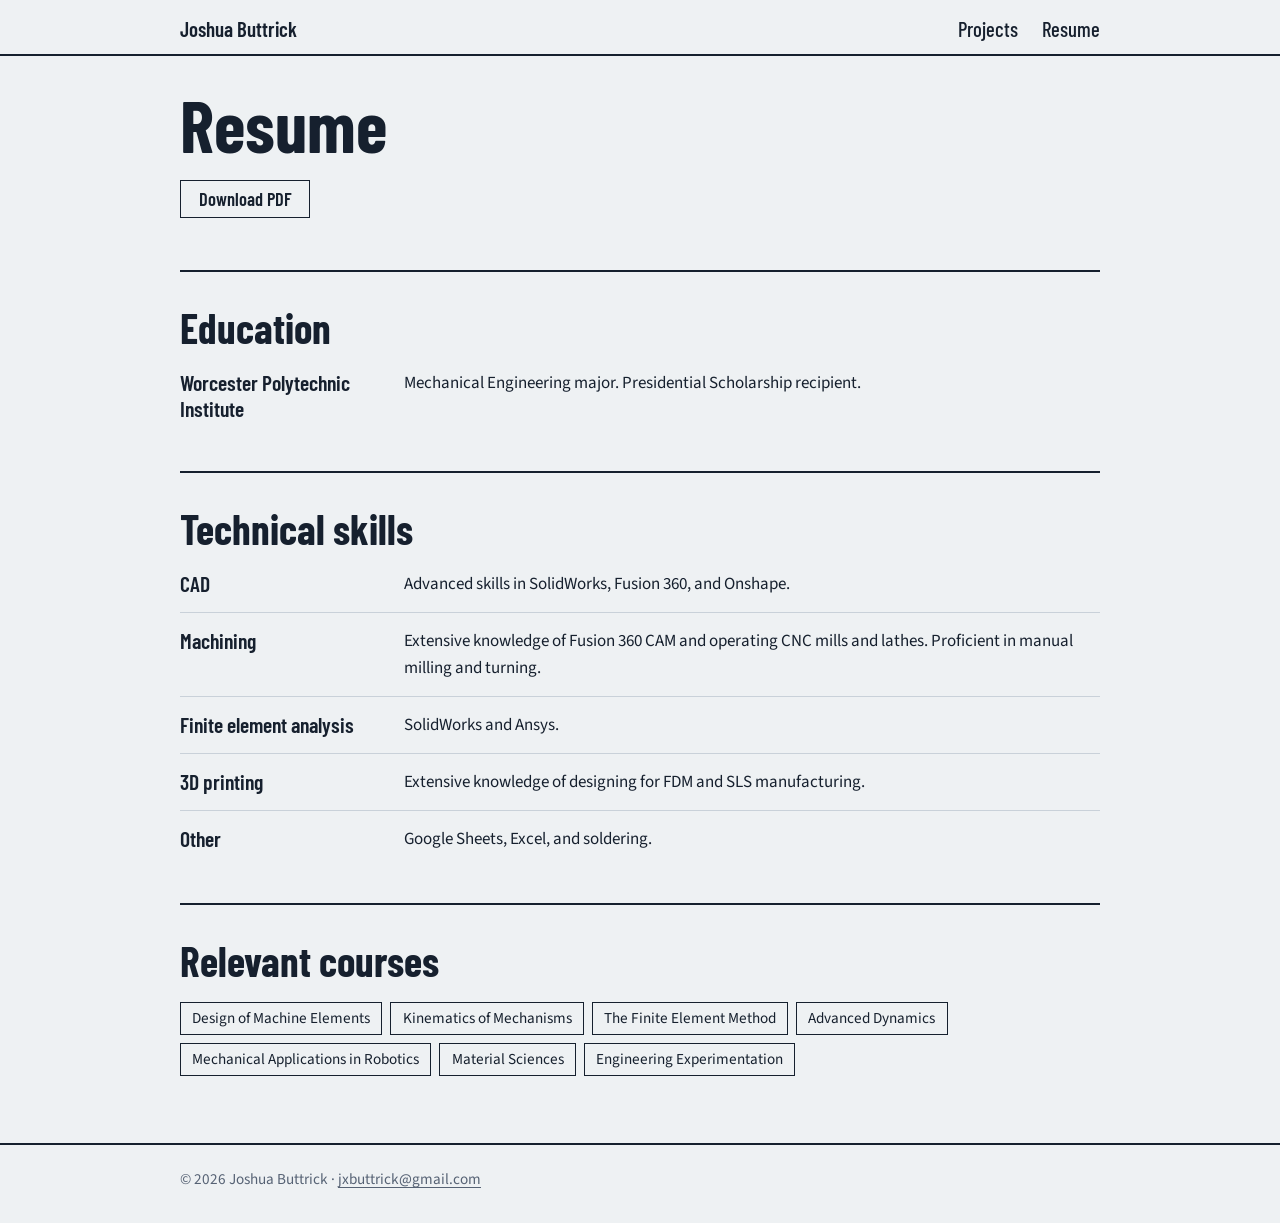
<file: resume.html>
<!DOCTYPE html>
<html lang="en"><head><meta charset="utf-8"><meta name="viewport" content="width=device-width, initial-scale=1">
<title>Resume | Joshua Buttrick</title><meta name="description" content="Education, technical skills, and relevant courses.">
<link rel="preconnect" href="https://fonts.googleapis.com"><link rel="preconnect" href="https://fonts.gstatic.com" crossorigin>
<link href="https://fonts.googleapis.com/css2?family=Barlow+Condensed:wght@500;600;700&family=Source+Sans+3:wght@400;600&display=swap" rel="stylesheet">
<link rel="stylesheet" href="style.css"></head><body>
<header class="top"><div class="wrap"><a href="index.html">Joshua Buttrick</a>
<nav aria-label="Main"><a href="projects/index.html">Projects</a><a href="resume.html">Resume</a></nav></div></header>
<main class="wrap"><section style="border-top:0"><h1 style="font-size:clamp(2.6rem,9vw,4.5rem)">Resume</h1>
<p style="margin-top:1.4rem"><a class="btn" href="resume.pdf">Download PDF</a></p></section>
<section><h2>Education</h2><dl><div class="row"><dt>Worcester Polytechnic Institute</dt><dd>Mechanical Engineering major. Presidential Scholarship recipient.</dd></div></dl></section>
<section><h2>Technical skills</h2><dl>
<div class="row"><dt>CAD</dt><dd>Advanced skills in SolidWorks, Fusion 360, and Onshape.</dd></div>
<div class="row"><dt>Machining</dt><dd>Extensive knowledge of Fusion 360 CAM and operating CNC mills and lathes. Proficient in manual milling and turning.</dd></div>
<div class="row"><dt>Finite element analysis</dt><dd>SolidWorks and Ansys.</dd></div>
<div class="row"><dt>3D printing</dt><dd>Extensive knowledge of designing for FDM and SLS manufacturing.</dd></div>
<div class="row"><dt>Other</dt><dd>Google Sheets, Excel, and soldering.</dd></div></dl></section>
<section><h2>Relevant courses</h2><div class="chips"><span>Design of Machine Elements</span><span>Kinematics of Mechanisms</span><span>The Finite Element Method</span><span>Advanced Dynamics</span><span>Mechanical Applications in Robotics</span><span>Material Sciences</span><span>Engineering Experimentation</span></div></section></main><footer><div class="wrap">© <span id="y">2026</span> Joshua Buttrick · <a href="mailto:jxbuttrick@gmail.com">jxbuttrick@gmail.com</a></div></footer>
<script>document.getElementById("y").textContent=new Date().getFullYear();</script></body></html>
</file>
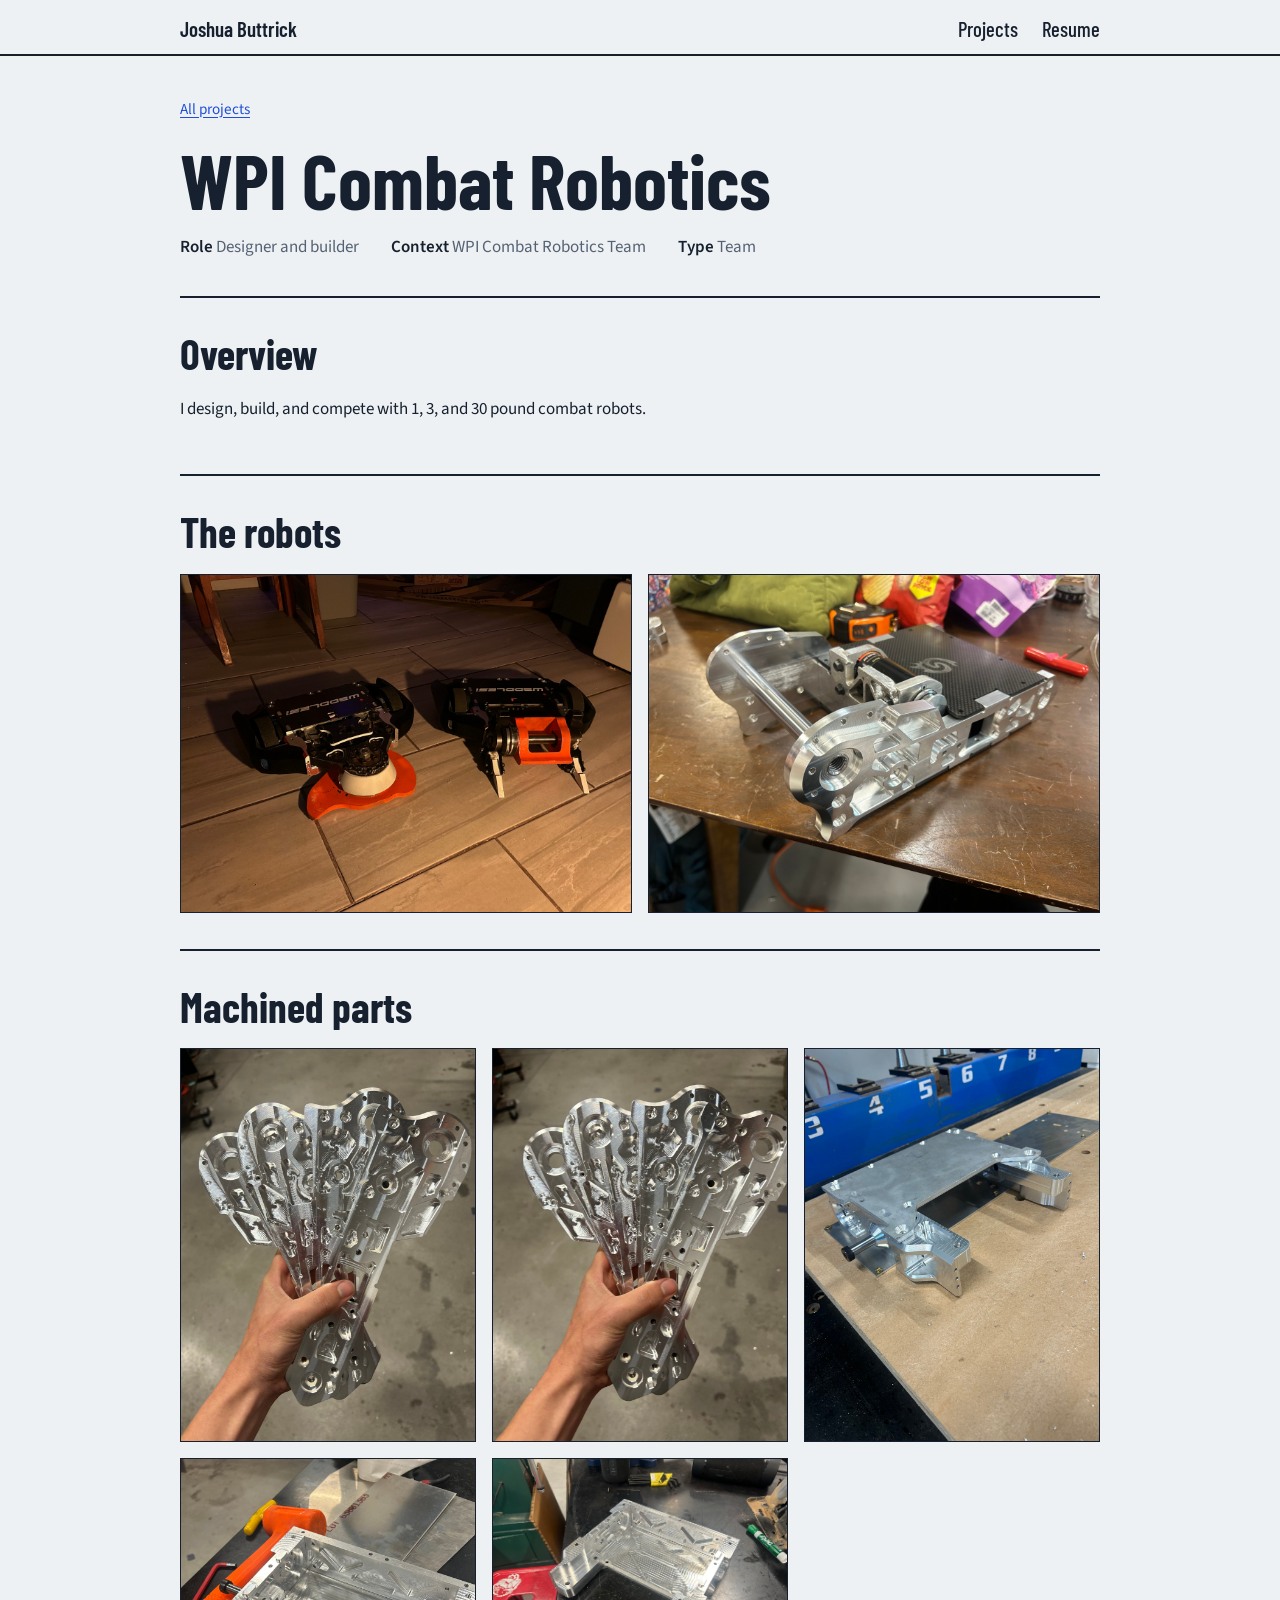
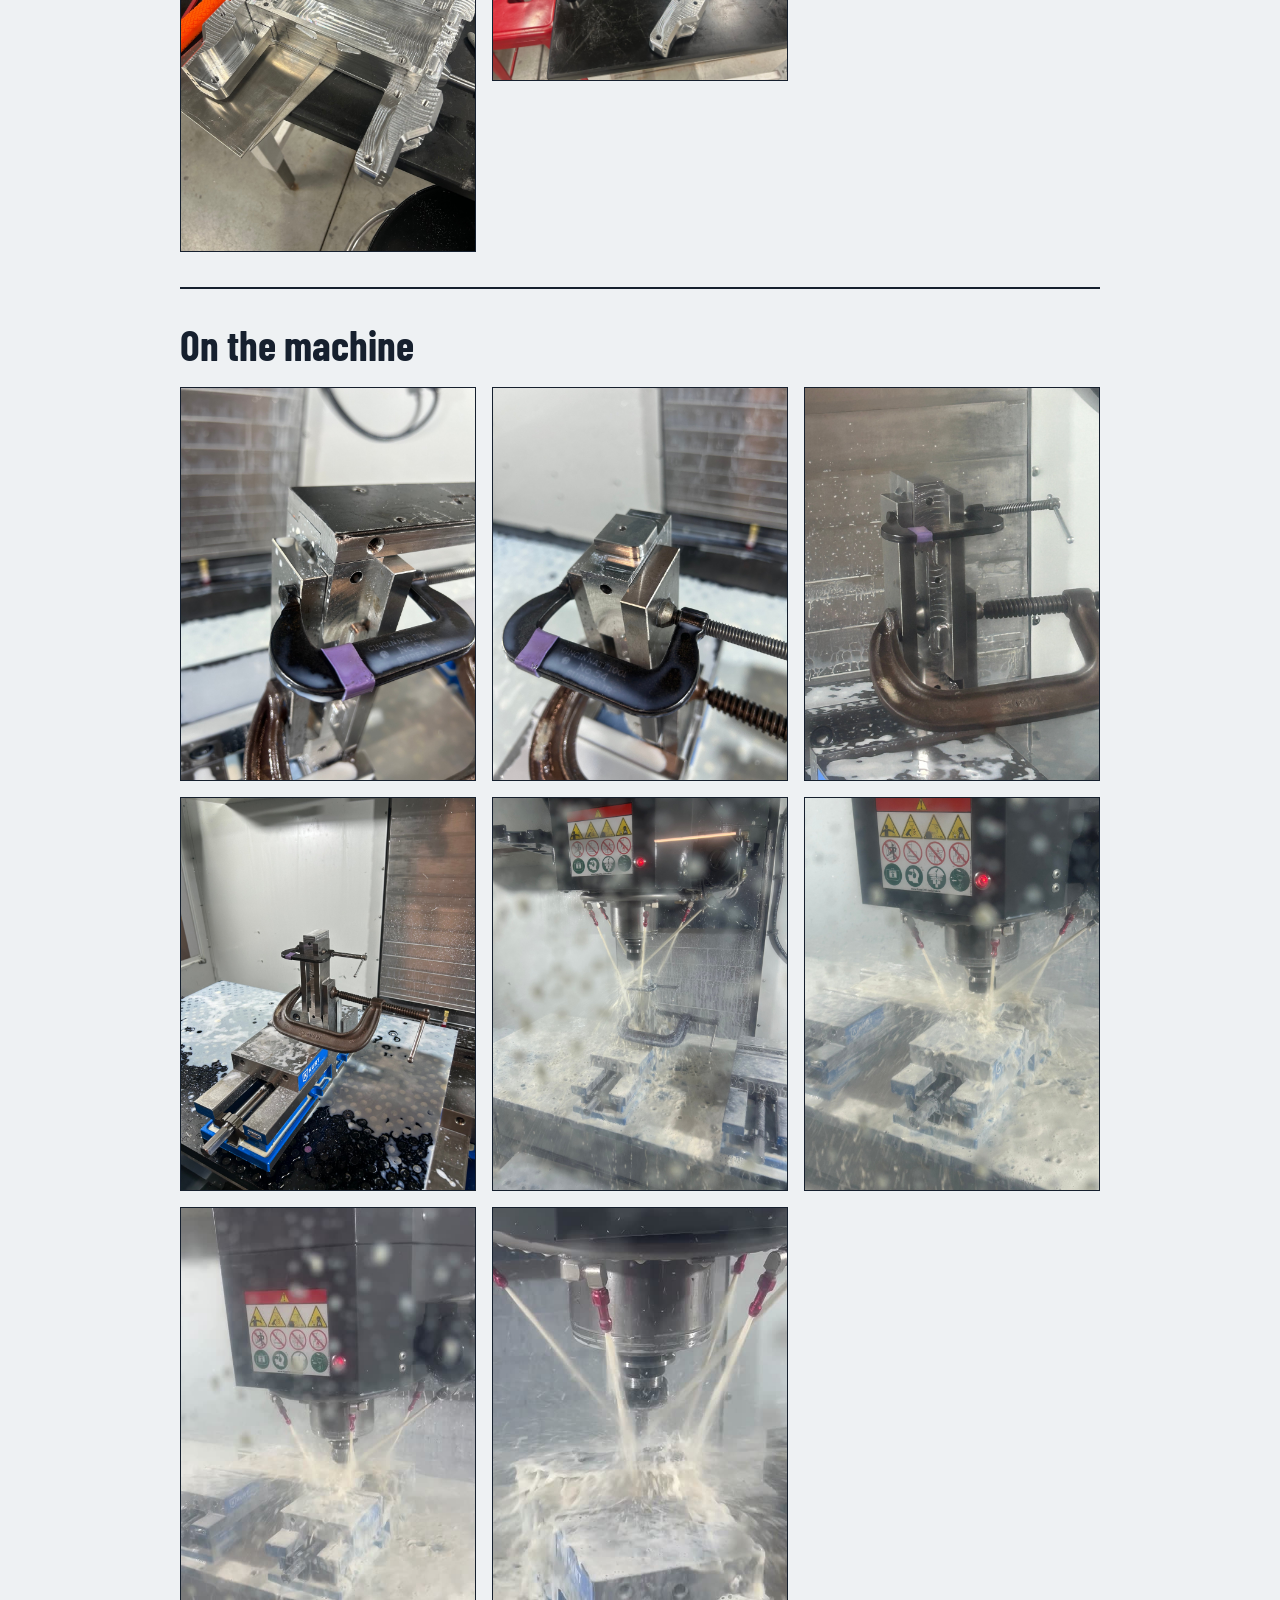
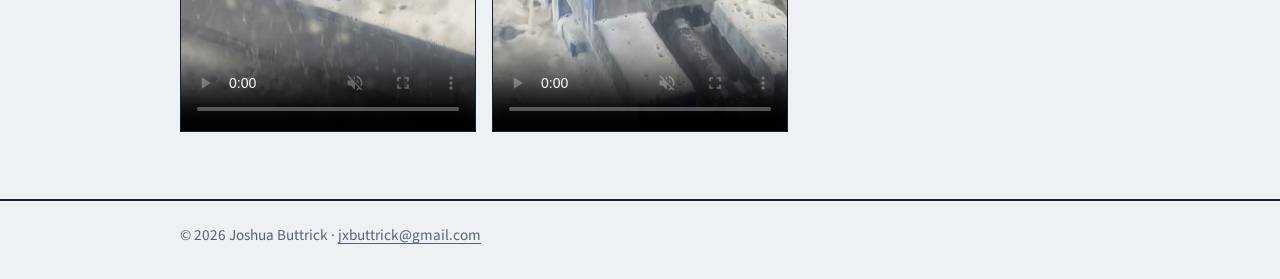
<file: projects/combat-robotics.html>
<!DOCTYPE html>
<html lang="en"><head><meta charset="utf-8"><meta name="viewport" content="width=device-width, initial-scale=1">
<title>WPI Combat Robotics | Joshua Buttrick</title><meta name="description" content="I design, build, and compete with 1, 3, and 30 pound combat robots.">
<link rel="preconnect" href="https://fonts.googleapis.com"><link rel="preconnect" href="https://fonts.gstatic.com" crossorigin>
<link href="https://fonts.googleapis.com/css2?family=Barlow+Condensed:wght@500;600;700&family=Source+Sans+3:wght@400;600&display=swap" rel="stylesheet">
<link rel="stylesheet" href="../style.css"></head><body>
<header class="top"><div class="wrap"><a href="../index.html">Joshua Buttrick</a>
<nav aria-label="Main"><a href="../projects/index.html">Projects</a><a href="../resume.html">Resume</a></nav></div></header>
<main class="wrap"><p class="crumb"><a href="index.html">All projects</a></p>
<section style="border-top:0;padding-top:.5rem"><h1 style="font-size:clamp(2.6rem,9vw,4.8rem)">WPI Combat Robotics</h1>
<div class="meta"><span><b>Role</b> Designer and builder</span><span><b>Context</b> WPI Combat Robotics Team</span><span><b>Type</b> Team</span></div></section>
<section><h2>Overview</h2><div class="prose"><p>I design, build, and compete with 1, 3, and 30 pound combat robots.</p>
<!-- Add more paragraphs, or a bulleted list: <ul><li>...</li></ul> -->
</div></section>
<section><h2>The robots</h2><div class="gallery">
<a href="../img/combat-robotics-1.jpg" target="_blank" rel="noopener"><img src="../img/combat-robotics-1.jpg" alt="Two completed combat robots with orange weapons" loading="lazy"></a>
<a href="../img/combat-robotics-2.jpg" target="_blank" rel="noopener"><img src="../img/combat-robotics-2.jpg" alt="Machined aluminum robot chassis with a motor and carbon fiber top plate" loading="lazy"></a>
</div></section>
<section><h2>Machined parts</h2><div class="gallery">
<a href="../img/combat-robotics-3.jpg" target="_blank" rel="noopener"><img src="../img/combat-robotics-3.jpg" alt="Stack of CNC-machined aluminum plates held in one hand" loading="lazy"></a>
<a href="../img/combat-robotics-4.jpg" target="_blank" rel="noopener"><img src="../img/combat-robotics-4.jpg" alt="Stack of CNC-machined aluminum plates, second view" loading="lazy"></a>
<a href="../img/combat-robotics-5.jpg" target="_blank" rel="noopener"><img src="../img/combat-robotics-5.jpg" alt="Machined aluminum chassis with a top plate" loading="lazy"></a>
<a href="../img/combat-robotics-6.jpg" target="_blank" rel="noopener"><img src="../img/combat-robotics-6.jpg" alt="Machined aluminum chassis box, top view" loading="lazy"></a>
<a href="../img/combat-robotics-7.jpg" target="_blank" rel="noopener"><img src="../img/combat-robotics-7.jpg" alt="Machined aluminum chassis box on a workbench" loading="lazy"></a>
</div></section>
<section><h2>On the machine</h2><div class="gallery">
<a href="../img/combat-robotics-8.jpg" target="_blank" rel="noopener"><img src="../img/combat-robotics-8.jpg" alt="Part held in a C-clamp on a CNC mill" loading="lazy"></a>
<a href="../img/combat-robotics-9.jpg" target="_blank" rel="noopener"><img src="../img/combat-robotics-9.jpg" alt="Part held in a C-clamp, close up" loading="lazy"></a>
<a href="../img/combat-robotics-10.jpg" target="_blank" rel="noopener"><img src="../img/combat-robotics-10.jpg" alt="Tall part clamped upright in the mill" loading="lazy"></a>
<a href="../img/combat-robotics-11.jpg" target="_blank" rel="noopener"><img src="../img/combat-robotics-11.jpg" alt="Fixture and C-clamp setup in the mill, wide view" loading="lazy"></a>
<a href="../img/combat-robotics-12.jpg" target="_blank" rel="noopener"><img src="../img/combat-robotics-12.jpg" alt="Mill cutting with coolant" loading="lazy"></a>
<a href="../img/combat-robotics-13.jpg" target="_blank" rel="noopener"><img src="../img/combat-robotics-13.jpg" alt="Mill cutting with coolant, second view" loading="lazy"></a>
<video controls autoplay muted loop playsinline preload="metadata" poster="../video/combat-robotics-1.jpg"><source src="../video/combat-robotics-1.mp4" type="video/mp4"></video>
<video controls autoplay muted loop playsinline preload="metadata" poster="../video/combat-robotics-2.jpg"><source src="../video/combat-robotics-2.mp4" type="video/mp4"></video>
</div></section></main><footer><div class="wrap">© <span id="y">2026</span> Joshua Buttrick · <a href="mailto:jxbuttrick@gmail.com">jxbuttrick@gmail.com</a></div></footer>
<script>document.getElementById("y").textContent=new Date().getFullYear();</script></body></html>
</file>
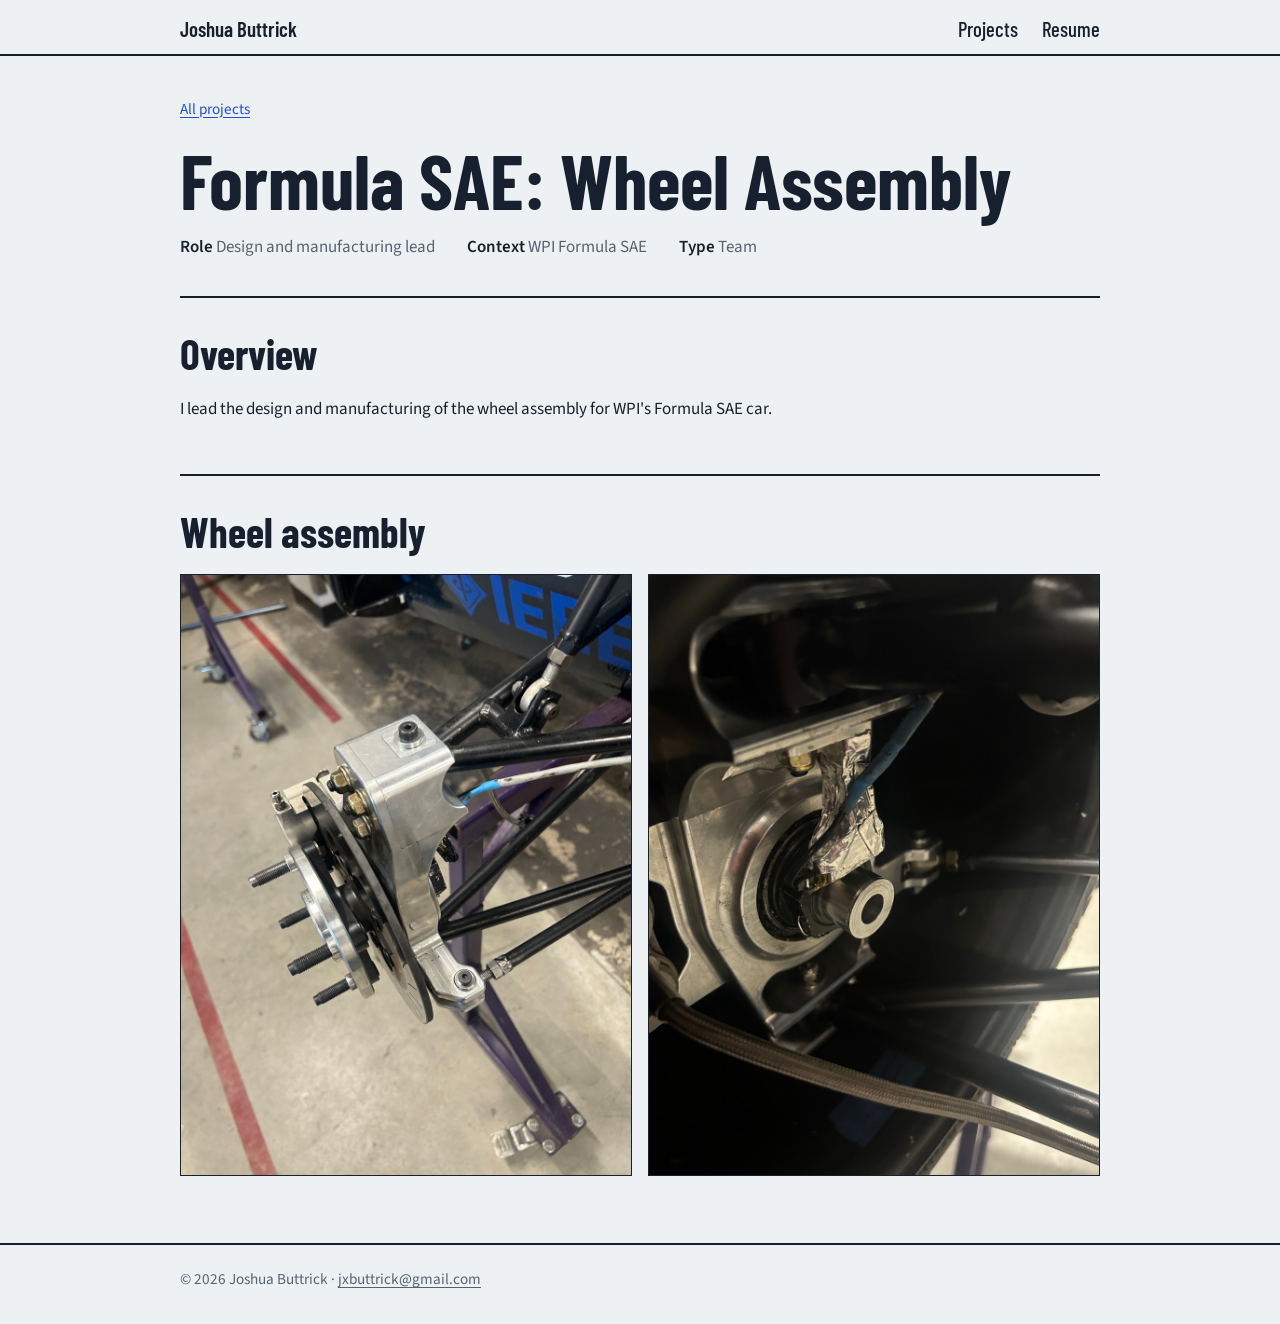
<file: projects/formula-sae.html>
<!DOCTYPE html>
<html lang="en"><head><meta charset="utf-8"><meta name="viewport" content="width=device-width, initial-scale=1">
<title>Formula SAE: Wheel Assembly | Joshua Buttrick</title><meta name="description" content="I lead the design and manufacturing of the wheel assembly for WPI's Formula SAE car.">
<link rel="preconnect" href="https://fonts.googleapis.com"><link rel="preconnect" href="https://fonts.gstatic.com" crossorigin>
<link href="https://fonts.googleapis.com/css2?family=Barlow+Condensed:wght@500;600;700&family=Source+Sans+3:wght@400;600&display=swap" rel="stylesheet">
<link rel="stylesheet" href="../style.css"></head><body>
<header class="top"><div class="wrap"><a href="../index.html">Joshua Buttrick</a>
<nav aria-label="Main"><a href="../projects/index.html">Projects</a><a href="../resume.html">Resume</a></nav></div></header>
<main class="wrap"><p class="crumb"><a href="index.html">All projects</a></p>
<section style="border-top:0;padding-top:.5rem"><h1 style="font-size:clamp(2.6rem,9vw,4.8rem)">Formula SAE: Wheel Assembly</h1>
<div class="meta"><span><b>Role</b> Design and manufacturing lead</span><span><b>Context</b> WPI Formula SAE</span><span><b>Type</b> Team</span></div></section>
<section><h2>Overview</h2><div class="prose"><p>I lead the design and manufacturing of the wheel assembly for WPI's Formula SAE car.</p>
<!-- Add more paragraphs, or a bulleted list: <ul><li>...</li></ul> -->
</div></section>
<section><h2>Wheel assembly</h2><div class="gallery">
<a href="../img/formula-sae-1.jpg" target="_blank" rel="noopener"><img src="../img/formula-sae-1.jpg" alt="Wheel hub, rotor, and upright mounted on the car" loading="lazy"></a>
<a href="../img/formula-sae-2.jpg" target="_blank" rel="noopener"><img src="../img/formula-sae-2.jpg" alt="Machined hub spacer and sensor wiring on the car" loading="lazy"></a>
</div></section></main><footer><div class="wrap">© <span id="y">2026</span> Joshua Buttrick · <a href="mailto:jxbuttrick@gmail.com">jxbuttrick@gmail.com</a></div></footer>
<script>document.getElementById("y").textContent=new Date().getFullYear();</script></body></html>
</file>
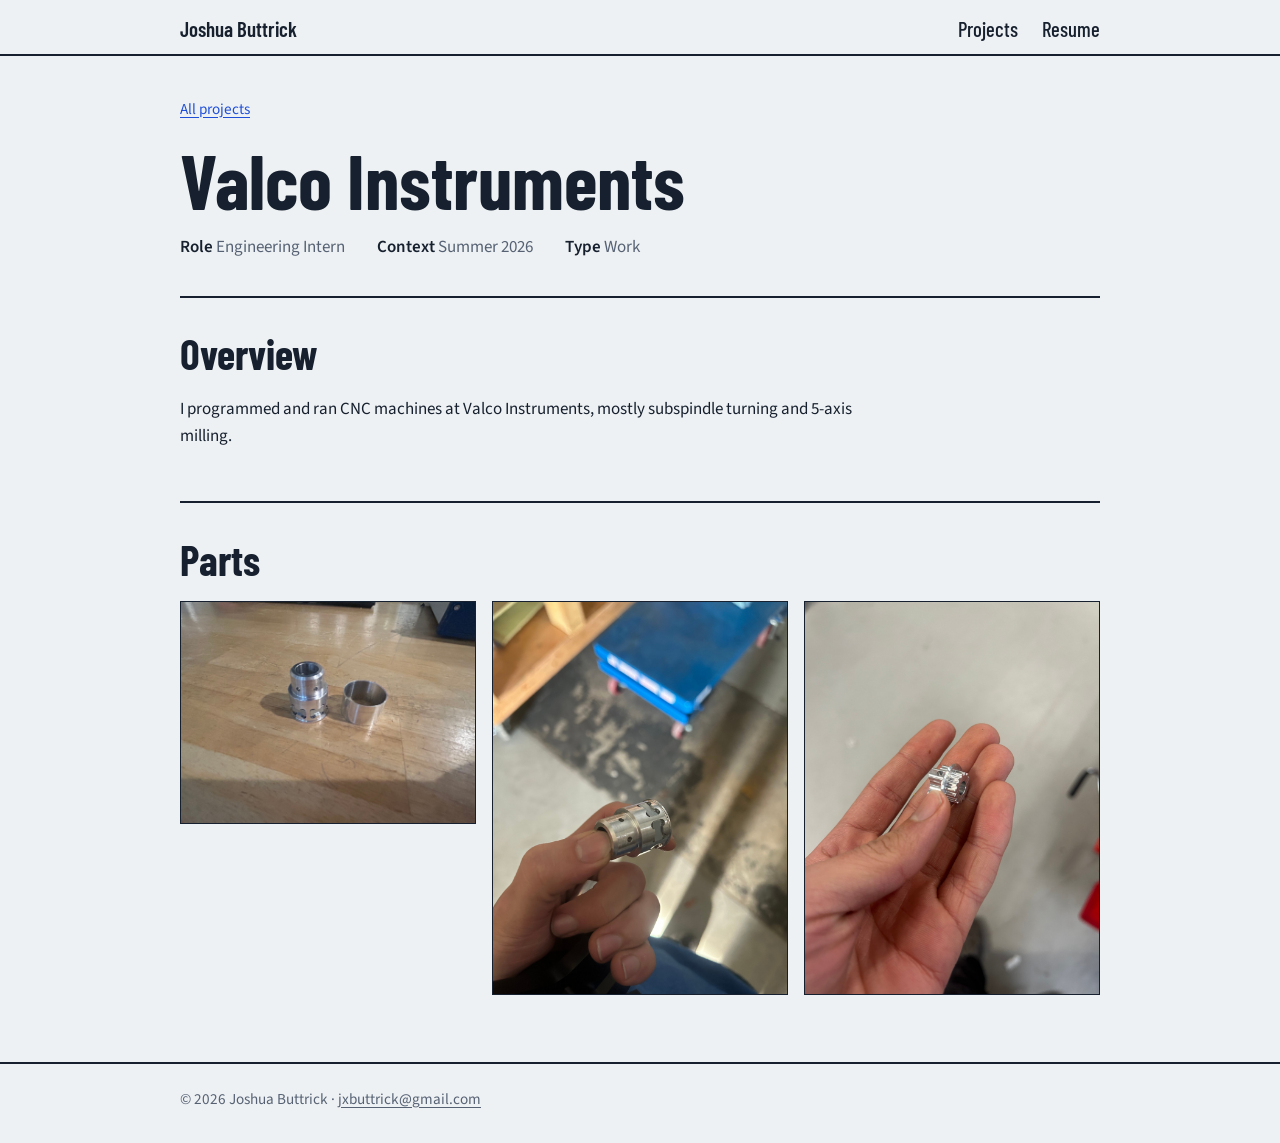
<file: projects/valco.html>
<!DOCTYPE html>
<html lang="en"><head><meta charset="utf-8"><meta name="viewport" content="width=device-width, initial-scale=1">
<title>Valco Instruments | Joshua Buttrick</title><meta name="description" content="I programmed and ran CNC machines at Valco Instruments, mostly subspindle turning and 5-axis milling.">
<link rel="preconnect" href="https://fonts.googleapis.com"><link rel="preconnect" href="https://fonts.gstatic.com" crossorigin>
<link href="https://fonts.googleapis.com/css2?family=Barlow+Condensed:wght@500;600;700&family=Source+Sans+3:wght@400;600&display=swap" rel="stylesheet">
<link rel="stylesheet" href="../style.css"></head><body>
<header class="top"><div class="wrap"><a href="../index.html">Joshua Buttrick</a>
<nav aria-label="Main"><a href="../projects/index.html">Projects</a><a href="../resume.html">Resume</a></nav></div></header>
<main class="wrap"><p class="crumb"><a href="index.html">All projects</a></p>
<section style="border-top:0;padding-top:.5rem"><h1 style="font-size:clamp(2.6rem,9vw,4.8rem)">Valco Instruments</h1>
<div class="meta"><span><b>Role</b> Engineering Intern</span><span><b>Context</b> Summer 2026</span><span><b>Type</b> Work</span></div></section>
<section><h2>Overview</h2><div class="prose"><p>I programmed and ran CNC machines at Valco Instruments, mostly subspindle turning and 5-axis milling.</p>
<!-- Add more paragraphs, or a bulleted list: <ul><li>...</li></ul> -->
</div></section>
<section><h2>Parts</h2><div class="gallery">
<a href="../img/valco-1.jpg" target="_blank" rel="noopener"><img src="../img/valco-1.jpg" alt="Turned aluminum part with a slotted skirt next to a plain sleeve" loading="lazy"></a>
<a href="../img/valco-2.jpg" target="_blank" rel="noopener"><img src="../img/valco-2.jpg" alt="Turned part with slotted skirt held in hand" loading="lazy"></a>
<a href="../img/valco-3.jpg" target="_blank" rel="noopener"><img src="../img/valco-3.jpg" alt="Small machined pulley held between two fingers" loading="lazy"></a>
</div></section></main><footer><div class="wrap">© <span id="y">2026</span> Joshua Buttrick · <a href="mailto:jxbuttrick@gmail.com">jxbuttrick@gmail.com</a></div></footer>
<script>document.getElementById("y").textContent=new Date().getFullYear();</script></body></html>
</file>
<file: style.css>
:root{--paper:#eef1f3;--ink:#16202e;--muted:#566274;--soft:#c9d1d9;--tile:#dde3e9;--accent:#1f4fd8;
--head:"Barlow Condensed","Arial Narrow",Arial,sans-serif;--body:"Source Sans 3","Segoe UI",Helvetica,Arial,sans-serif}
@media (prefers-color-scheme:dark){:root{--paper:#10161f;--ink:#e7ecf1;--muted:#9aa7b6;--soft:#2b3645;--tile:#1a2330;--accent:#7ea2ff}}
*{box-sizing:border-box}
html{scroll-behavior:smooth}
body{margin:0;background:var(--paper);color:var(--ink);font:400 1.0625rem/1.6 var(--body)}
a{color:var(--accent);text-underline-offset:3px}
a:focus-visible{outline:2px solid var(--accent);outline-offset:3px}
.wrap{max-width:1000px;margin:0 auto;padding:0 clamp(1.1rem,4vw,2.5rem)}
.top{border-bottom:2px solid var(--ink)}
.top .wrap{display:flex;justify-content:space-between;align-items:baseline;padding-top:1rem;padding-bottom:.8rem;font:600 1.3rem var(--head)}
.top a{color:var(--ink);text-decoration:none}
.top a:hover{color:var(--accent)}
.top nav{display:flex;gap:1.5rem;font-weight:500}
h1{font:700 clamp(3.2rem,12vw,7rem)/.92 var(--head);margin:0}
h2{font:700 clamp(1.9rem,5vw,2.6rem)/1 var(--head);margin:0 0 1.3rem}
h3{font:600 1.4rem/1.15 var(--head);margin:0}
.hero{padding:clamp(2.2rem,7vw,4.5rem) 0 2.5rem}
.dim{position:relative;margin:1.5rem 0 0;border-top:1.5px solid var(--accent);max-width:30rem;padding-top:.45rem;color:var(--accent);font:500 1.25rem var(--head);text-align:center}
.dim::before,.dim::after{content:"";position:absolute;top:-6px;height:11px;border-left:1.5px solid var(--accent)}
.dim::before{left:0}.dim::after{right:0}
.lede{max-width:40rem;margin:1.5rem 0 0;font-size:1.15rem}
section{padding:2.2rem 0;border-top:2px solid var(--ink)}
.grid{display:grid;grid-template-columns:repeat(auto-fill,minmax(250px,1fr));gap:1.6rem 1.4rem}
.card{display:block;color:var(--ink);text-decoration:none}
.thumb{position:relative;aspect-ratio:4/3;background:var(--tile);border:1.5px solid var(--ink);display:grid;place-items:center;overflow:hidden;font:600 1.1rem var(--head);color:var(--muted)}
.thumb img{position:absolute;inset:0;width:100%;height:100%;object-fit:cover}
.card h3{margin-top:.7rem}
.card:hover h3,.card:focus-visible h3{color:var(--accent)}
.card:hover .thumb{border-color:var(--accent)}
.card p{margin:.1rem 0 0;color:var(--muted);font-size:.95rem}
.more{margin-top:1.8rem;font:600 1.2rem var(--head)}
.crumb{padding-top:1.6rem;font-size:.95rem}
.meta{display:flex;flex-wrap:wrap;gap:.4rem 2rem;margin:1.2rem 0 0;color:var(--muted)}
.meta b{color:var(--ink);font-weight:600}
.prose{max-width:42rem}
.prose p{margin:0 0 1rem}
.prose ul{padding-left:1.2rem}
.gallery{display:grid;grid-template-columns:repeat(auto-fit,minmax(280px,1fr));gap:1rem}
.gallery img{width:100%;height:auto;border:1.5px solid var(--ink);display:block}
section:has(.gallery:empty){display:none}
.row{display:grid;grid-template-columns:12rem 1fr;gap:.3rem 2rem;padding:.9rem 0;border-top:1px solid var(--soft)}
.row:first-of-type{border-top:0;padding-top:0}
.row dt{font:600 1.35rem/1.2 var(--head)}.row dd{margin:0}
dl{margin:0}
.chips{display:flex;flex-wrap:wrap;gap:.5rem}
.chips span{border:1px solid var(--ink);padding:.2rem .7rem;font-size:.95rem}
.btn{display:inline-block;border:1.5px solid var(--ink);padding:.45rem 1.1rem;color:var(--ink);text-decoration:none;font:600 1.15rem var(--head)}
.btn:hover{border-color:var(--accent);color:var(--accent)}
footer{border-top:2px solid var(--ink);padding:1.4rem 0 2rem;margin-top:2rem;color:var(--muted);font-size:.95rem}
footer a{color:var(--muted)}
@media (max-width:700px){.row{grid-template-columns:1fr}}
@media (prefers-reduced-motion:reduce){html{scroll-behavior:auto}}
.gallery{align-items:start}
.gallery a{display:block}
.gallery video{width:100%;height:auto;border:1.5px solid var(--ink);display:block;background:#000}
</file>
